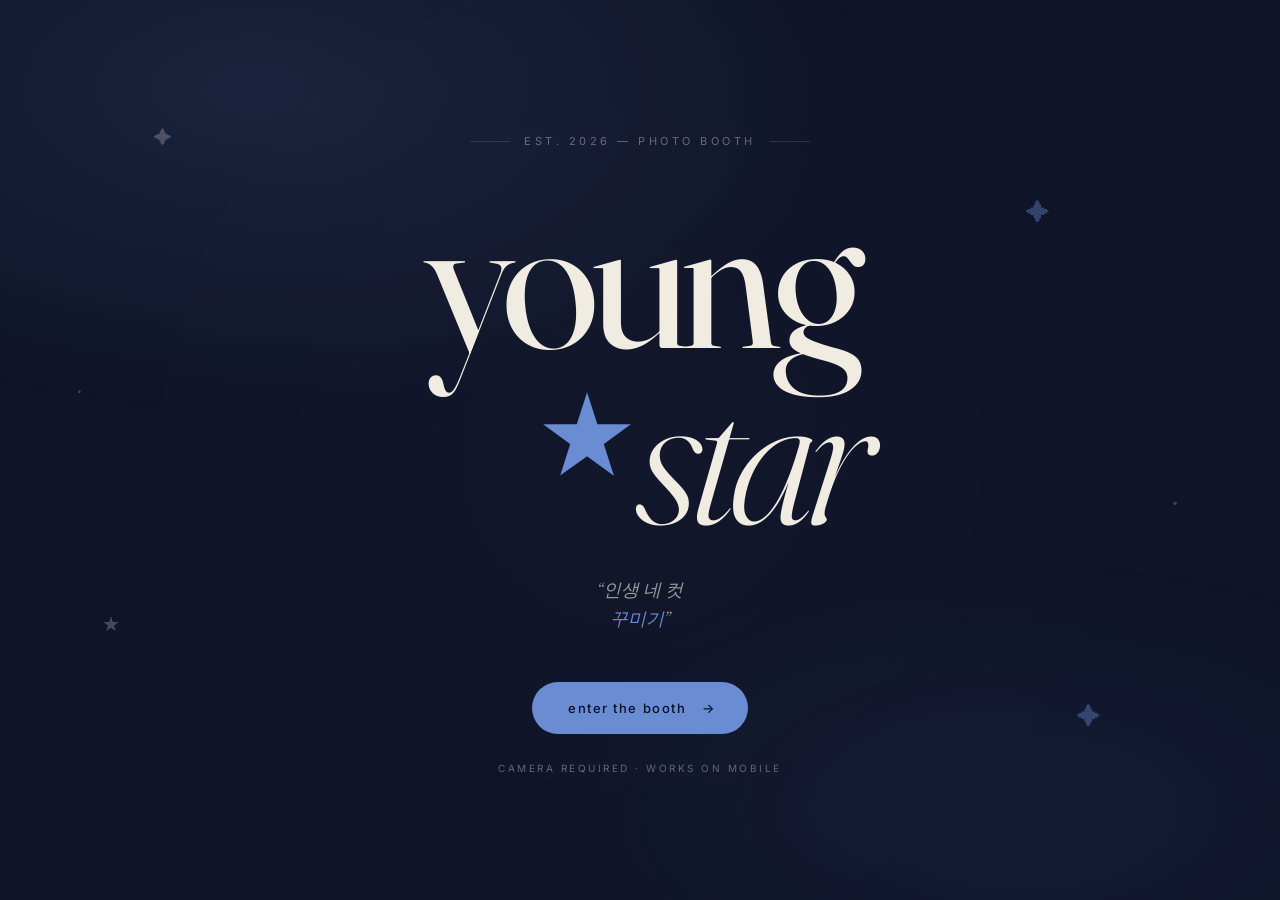
<file: nobackground/index.html>
<!DOCTYPE html>
<html lang="ko">
<head>
  <meta charset="UTF-8" />
  <meta name="viewport" content="width=device-width, initial-scale=1.0" />
  <title>young ★ star</title>
  <link rel="preconnect" href="https://fonts.googleapis.com">
  <link rel="preconnect" href="https://fonts.gstatic.com" crossorigin>
  <link href="https://fonts.googleapis.com/css2?family=Fraunces:ital,opsz,wght@0,9..144,300;0,9..144,400;0,9..144,500;1,9..144,300;1,9..144,400&family=Inter:wght@300;400;500&display=swap" rel="stylesheet">
  <link rel="stylesheet" href="style.css" />
</head>
<body>

  <!-- ===== 인트로 ===== -->
  <section id="screen-intro" class="screen active">
    <div class="intro-canvas">
      <!-- 떠다니는 작은 별들 -->
      <span class="float-star" style="top:14%;left:12%;animation-delay:0s">✦</span>
      <span class="float-star" style="top:22%;right:18%;animation-delay:1.2s">✦</span>
      <span class="float-star" style="top:68%;left:8%;animation-delay:2.4s">★</span>
      <span class="float-star" style="top:78%;right:14%;animation-delay:0.8s">✦</span>
      <span class="float-star" style="top:42%;left:6%;animation-delay:3s">·</span>
      <span class="float-star" style="top:54%;right:8%;animation-delay:1.8s">·</span>

      <div class="intro-content">
        <p class="eyebrow"><span class="line-deco"></span>est. 2026 — photo booth<span class="line-deco"></span></p>

        <h1 class="hero">
          <span class="hero-row">young</span>
          <span class="hero-row hero-row--italic">
            <span class="hero-star">★</span>star
          </span>
        </h1>

        <p class="hero-quote">
          “인생 네 컷<br/>
          <em>꾸미기</em>”
        </p>

        <button class="cta" id="btn-begin">
          <span class="cta-text">enter the booth</span>
          <span class="cta-arrow">→</span>
        </button>

        <p class="hero-foot">camera required · works on mobile</p>
      </div>
    </div>
  </section>

  <!-- ===== 프레임 선택 ===== -->
  <section id="screen-frame" class="screen">
    <nav class="top-nav">
      <button class="nav-btn" data-back="screen-intro">← back</button>
      <div class="step-indicator">
        <span class="step active">01 frame</span>
        <span class="step-line"></span>
        <span class="step">02 background</span>
        <span class="step-line"></span>
        <span class="step">03 capture</span>
      </div>
      <div class="nav-spacer"></div>
    </nav>

    <div class="select-stage">
      <div class="select-text">
        <p class="kicker">step 01</p>
        <h2 class="big-title">choose <em>your</em><br/>frame.</h2>
        <p class="sub">여섯 가지 색상</p>
      </div>

      <div class="frame-showcase">
        <button class="arrow-btn arrow-left" id="frame-prev" aria-label="이전">
          <svg viewBox="0 0 24 24" fill="none" stroke="currentColor" stroke-width="1.5"><path d="M15 18l-6-6 6-6"/></svg>
        </button>

        <div class="frame-deck" id="frame-deck"></div>

        <button class="arrow-btn arrow-right" id="frame-next" aria-label="다음">
          <svg viewBox="0 0 24 24" fill="none" stroke="currentColor" stroke-width="1.5"><path d="M9 18l6-6-6-6"/></svg>
        </button>
      </div>

      <div class="frame-meta">
        <p class="frame-current-name" id="frame-name">Ink</p>
        <div class="frame-dots" id="frame-dots"></div>
      </div>

      <button class="cta cta-small" id="btn-frame-select">
        <span class="cta-text">select</span>
        <span class="cta-arrow">→</span>
      </button>
    </div>
  </section>

  <!-- ===== 배경 선택 ===== -->
  <section id="screen-bg" class="screen">
    <nav class="top-nav">
      <button class="nav-btn" data-back="screen-frame">← back</button>
      <div class="step-indicator">
        <span class="step done">01 frame</span>
        <span class="step-line"></span>
        <span class="step active">02 background</span>
        <span class="step-line"></span>
        <span class="step">03 capture</span>
      </div>
      <div class="nav-spacer"></div>
    </nav>

    <div class="bg-stage">
      <div class="select-text bg-stage-head">
        <p class="kicker">step 02</p>
        <h2 class="big-title">pick a <em>backdrop.</em></h2>
        <p class="sub">배경 고르기</p>
      </div>

      <div class="bg-rail">
        <h3 class="rail-label"><span>stars</span><span class="rail-line"></span></h3>
        <div class="bg-row" id="bg-stars-row"></div>
      </div>

      <div class="bg-rail">
        <h3 class="rail-label"><span>solids</span><span class="rail-line"></span></h3>
        <div class="bg-row" id="bg-basic-row"></div>
      </div>

      <div class="bg-rail">
        <h3 class="rail-label"><span>none</span><span class="rail-line"></span></h3>
        <div class="bg-row" id="bg-none-row"></div>
      </div>

      <div class="bg-actions">
        <button class="ghost-btn" id="btn-skip-bg">skip</button>
        <button class="cta cta-small" id="btn-bg-select">
          <span class="cta-text">select</span>
          <span class="cta-arrow">→</span>
        </button>
      </div>
    </div>
  </section>

  <!-- ===== 촬영 ===== -->
  <section id="screen-shoot" class="screen">
    <nav class="top-nav">
      <button class="nav-btn" data-back="screen-bg">← back</button>
      <div class="step-indicator">
        <span class="step done">01 frame</span>
        <span class="step-line"></span>
        <span class="step done">02 background</span>
        <span class="step-line"></span>
        <span class="step active">03 capture</span>
      </div>
      <div class="nav-spacer"></div>
    </nav>

    <div class="shoot-stage">
      <div class="cam-container">
        <div class="cam-label-top">
          <span class="cam-l-left">live</span>
          <span class="cam-l-dot">●</span>
          <span class="cam-l-right" id="shot-count">0 / 4</span>
        </div>

        <div class="cam-frame">
          <video id="video" autoplay playsinline></video>
          <div class="countdown" id="countdown"></div>
          <div class="flash" id="flash"></div>
          <div class="cam-corners">
            <span></span><span></span><span></span><span></span>
          </div>
        </div>

        <div class="cam-label-bottom" id="cam-status">tap shoot when you're ready</div>
      </div>

      <div class="shoot-controls">
        <div class="filter-bar" id="filter-list">
          <button class="filter-btn active" data-filter="none">오리지널</button>
          <button class="filter-btn" data-filter="bw">흑백</button>
          <button class="filter-btn" data-filter="sepia">세피아</button>
          <button class="filter-btn" data-filter="vintage">빈티지</button>
          <button class="filter-btn" data-filter="bright">밝게</button>
        </div>

        <div class="progress-bar" id="progress-strip">
          <div class="p-slot" data-i="0"><span>1</span></div>
          <div class="p-slot" data-i="1"><span>2</span></div>
          <div class="p-slot" data-i="2"><span>3</span></div>
          <div class="p-slot" data-i="3"><span>4</span></div>
        </div>

        <div class="shoot-buttons">
          <button class="ghost-btn" id="btn-retake-all" disabled>다시 찍기</button>
          <button class="cta" id="btn-shoot">
            <span class="cta-text">shoot</span>
            <span class="cta-arrow">●</span>
          </button>
        </div>
      </div>
    </div>
  </section>

  <!-- ===== 결과 ===== -->
  <section id="screen-result" class="screen">
    <nav class="top-nav">
      <button class="nav-btn" id="btn-restart">← 처음으로</button>
      <div class="step-indicator">
        <span class="step done">capture complete</span>
      </div>
      <div class="nav-spacer"></div>
    </nav>

    <div class="result-stage">
      <div class="result-side-info">
        <p class="kicker">your moment</p>
        <h2 class="big-title">it's <em>yours.</em></h2>
        <p class="sub">저장하기</p>

        <div class="option-list">
          <label class="opt-toggle">
            <input type="checkbox" id="toggle-title" checked />
            <span class="opt-box"></span>
            <span class="opt-label">상단 타이틀</span>
          </label>
          <label class="opt-toggle">
            <input type="checkbox" id="toggle-date" checked />
            <span class="opt-box"></span>
            <span class="opt-label">날짜 표시</span>
          </label>
        </div>

        <div class="info-list">
          <div class="info-row"><span>frame</span><span class="info-val" id="result-frame-name">—</span></div>
          <div class="info-row"><span>backdrop</span><span class="info-val" id="result-bg-name">—</span></div>
        </div>

        <button class="cta" id="btn-download">
          <span class="cta-text">save photo</span>
          <span class="cta-arrow">↓</span>
        </button>
      </div>

      <div class="result-canvas-wrap">
        <canvas id="result-canvas" aria-label="포토스트립"></canvas>
        <p class="result-caption">young ★ star · photo booth</p>
      </div>
    </div>
  </section>

  <script src="app.js"></script>
</body>
</html>
</file>
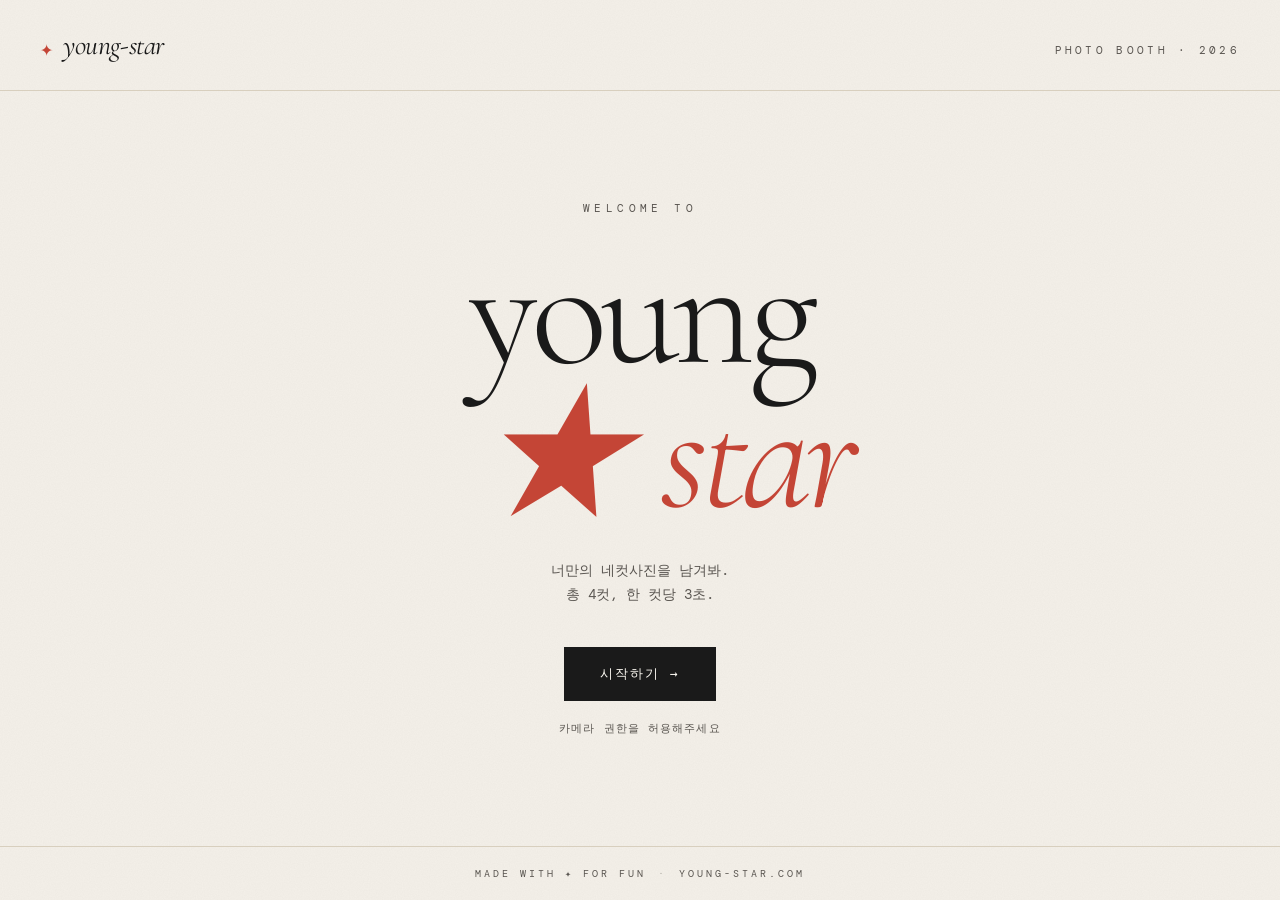
<file: old/index.html>
<!DOCTYPE html>
<html lang="ko">
<head>
  <meta charset="UTF-8" />
  <meta name="viewport" content="width=device-width, initial-scale=1.0" />
  <title>young-star ✦ photo booth</title>
  <meta name="description" content="나만의 네컷사진 포토부스" />
  <link rel="preconnect" href="https://fonts.googleapis.com">
  <link rel="preconnect" href="https://fonts.gstatic.com" crossorigin>
  <link href="https://fonts.googleapis.com/css2?family=Cormorant+Garamond:ital,wght@0,300;0,400;1,300&family=DM+Mono:wght@300;400;500&display=swap" rel="stylesheet">
  <link rel="stylesheet" href="style.css" />
  <link href="https://fonts.googleapis.com/css2?family=Press+Start+2P&display=swap" rel="stylesheet">
</head>
<body>
  <div class="grain"></div>

  <header class="site-header">
    <div class="logo">
      <span class="logo-mark">✦</span>
      <span class="logo-text">young-star</span>
    </div>
    <div class="tagline">photo booth · 2026</div>
  </header>

  <main class="stage">
    <!-- 시작 화면 -->
    <section id="screen-intro" class="screen active">
      <div class="intro-inner">
        <p class="kicker">welcome to</p>
        <h1 class="title">
          <span class="title-line">young</span>
          <span class="title-line italic">★ star</span>
        </h1>
        <p class="lede">너만의 네컷사진을 남겨봐.<br/>총 4컷, 한 컷당 3초.</p>
        <button class="btn-primary" id="btn-start">시작하기 →</button>
        <p class="hint">카메라 권한을 허용해주세요</p>
      </div>
    </section>

    <!-- 촬영 화면 -->
    <section id="screen-shoot" class="screen">
      <div class="shoot-grid">
        <div class="cam-wrap">
          <div class="cam-frame">
            <video id="video" autoplay playsinline></video>
            <div class="cam-overlay">
              <div class="countdown" id="countdown"></div>
              <div class="flash" id="flash"></div>
            </div>
            <div class="cam-corners">
              <span></span><span></span><span></span><span></span>
            </div>
          </div>
          <div class="cam-info">
            <span id="shot-count">0 / 4</span>
            <span class="dot">·</span>
            <span id="cam-status">대기 중</span>
          </div>
        </div>

        <aside class="controls">
          <div class="control-block">
            <h3 class="control-title">필터</h3>
            <div class="filter-list" id="filter-list">
              <button class="filter-chip active" data-filter="none">오리지널</button>
              <button class="filter-chip" data-filter="bw">흑백</button>
              <button class="filter-chip" data-filter="sepia">세피아</button>
              <button class="filter-chip" data-filter="vintage">빈티지</button>
              <button class="filter-chip" data-filter="bright">밝게</button>
            </div>
          </div>

          <div class="control-block">
            <h3 class="control-title">미리보기</h3>
            <div class="preview-strip" id="preview-strip">
              <div class="preview-slot" data-i="0"></div>
              <div class="preview-slot" data-i="1"></div>
              <div class="preview-slot" data-i="2"></div>
              <div class="preview-slot" data-i="3"></div>
            </div>
          </div>

          <button class="btn-primary" id="btn-shoot">촬영 시작</button>
          <button class="btn-ghost" id="btn-retake-all" disabled>다시 찍기</button>
        </aside>
      </div>
    </section>

    <!-- 결과 화면 -->
    <section id="screen-result" class="screen">
      <div class="result-grid">
        <div class="result-canvas-wrap">
          <canvas id="result-canvas"></canvas>
        </div>

        <aside class="controls">
          <div class="control-block">
            <h3 class="control-title">프레임 색상</h3>
            <div class="color-list" id="color-list">
              <button class="color-chip active" data-color="#111111" style="--c:#111111" title="블랙"></button>
              <button class="color-chip" data-color="#fafafa" style="--c:#fafafa" title="화이트"></button>
              <button class="color-chip" data-color="#f4c3d0" style="--c:#f4c3d0" title="핑크"></button>
              <button class="color-chip" data-color="#cdb8e3" style="--c:#cdb8e3" title="라벤더"></button>
              <button class="color-chip" data-color="#e8dcc4" style="--c:#e8dcc4" title="베이지"></button>
              <button class="color-chip" data-color="#b8c9b0" style="--c:#b8c9b0" title="세이지"></button>
              <button class="color-chip" data-color="#6b9bd1" style="--c:#6b9bd1" title="블루"></button>
              <button class="color-chip" data-color="#d4a574" style="--c:#d4a574" title="카멜"></button>
            </div>
          </div>

          <div class="control-block">
            <h3 class="control-title">날짜 표시</h3>
            <label class="toggle">
              <input type="checkbox" id="toggle-date" checked />
              <span class="toggle-track"><span class="toggle-thumb"></span></span>
              <span class="toggle-label">날짜 넣기</span>
            </label>
          </div>

          <button class="btn-primary" id="btn-download">사진 저장하기 ↓</button>
          <button class="btn-ghost" id="btn-restart">처음으로</button>
        </aside>
      </div>
    </section>
  </main>

  <footer class="site-footer">
    <span>made with ✦ for fun</span>
    <span class="footer-dot">·</span>
    <span>young-star.com</span>
  </footer>

  <script src="app.js"></script>
</body>
</html>
</file>
<file: nobackground/style.css>
/* ===========================================
   young ★ star — editorial photo booth
   =========================================== */

:root {
  /* ===== 컬러 (딥 네이비 무드) ===== */
  --bg: #0f1428;             /* 깊은 남색 검정 */
  --bg-deep: #0a0e1f;
  --bg-soft: #181f3a;
  --bg-card: #1d2545;

  --ink: #f0ece2;            /* 따뜻한 아이보리 화이트 */
  --ink-dim: rgba(240, 236, 226, 0.62);
  --ink-mute: rgba(240, 236, 226, 0.38);
  --ink-faint: rgba(240, 236, 226, 0.14);

  --accent: #6a8cd3;         /* 부드러운 콘플라워 네이비 */
  --accent-strong: #4a72c2;
  --accent-deep: #2e5499;
  --accent-glow: rgba(106, 140, 211, 0.25);

  --line: rgba(240, 236, 226, 0.10);

  /* ===== 타이포 ===== */
  --serif: 'Fraunces', 'Times New Roman', serif;
  --sans: 'Inter', -apple-system, sans-serif;
}

* { box-sizing: border-box; margin: 0; padding: 0; }
html, body { height: 100%; background: var(--bg); }

body {
  font-family: var(--sans);
  color: var(--ink);
  min-height: 100vh;
  overflow-x: hidden;
  -webkit-font-smoothing: antialiased;
  position: relative;
}

/* 전체 베이스 그라데이션 */
body::before {
  content: '';
  position: fixed;
  inset: 0;
  background:
    radial-gradient(ellipse 80% 60% at 20% 10%, rgba(106, 140, 211, 0.13), transparent 60%),
    radial-gradient(ellipse 70% 50% at 80% 90%, rgba(60, 90, 160, 0.10), transparent 55%),
    radial-gradient(circle at 50% 50%, rgba(255, 255, 255, 0.015), transparent 70%);
  pointer-events: none;
  z-index: 0;
}

/* ===== 스크린 전환 ===== */
.screen {
  display: none;
  position: relative;
  z-index: 1;
  min-height: 100vh;
  animation: screenIn 0.6s cubic-bezier(0.2, 0.8, 0.2, 1);
}
.screen.active { display: flex; flex-direction: column; }

@keyframes screenIn {
  from { opacity: 0; transform: translateY(16px); }
  to { opacity: 1; transform: translateY(0); }
}

/* ===========================================
   1. 인트로 — 풀스크린 무드
   =========================================== */

.intro-canvas {
  flex: 1;
  position: relative;
  display: flex;
  align-items: center;
  justify-content: center;
  padding: 40px;
  overflow: hidden;
}

/* 떠다니는 별 */
.float-star {
  position: absolute;
  font-family: var(--serif);
  color: var(--accent);
  font-size: 24px;
  opacity: 0.4;
  animation: floatStar 8s ease-in-out infinite;
}
.float-star:nth-child(odd) {
  color: var(--ink-dim);
  font-size: 18px;
}

@keyframes floatStar {
  0%, 100% { transform: translateY(0) rotate(0deg); opacity: 0.3; }
  50% { transform: translateY(-20px) rotate(10deg); opacity: 0.7; }
}

.intro-content {
  text-align: center;
  max-width: 720px;
  position: relative;
  z-index: 2;
}

.eyebrow {
  display: inline-flex;
  align-items: center;
  gap: 14px;
  font-size: 11px;
  letter-spacing: 0.32em;
  text-transform: uppercase;
  color: var(--ink-mute);
  margin-bottom: 40px;
  animation: fadeInDelay 0.8s ease 0.1s both;
}

.line-deco {
  display: inline-block;
  width: 40px;
  height: 1px;
  background: var(--ink-faint);
}

@keyframes fadeInDelay {
  from { opacity: 0; transform: translateY(8px); }
  to { opacity: 1; transform: translateY(0); }
}

.hero {
  font-family: var(--serif);
  font-weight: 400;
  font-size: clamp(80px, 16vw, 200px);
  line-height: 0.88;
  letter-spacing: -0.045em;
  margin-bottom: 36px;
  animation: fadeInDelay 0.9s ease 0.3s both;
}

.hero-row {
  display: block;
}

.hero-row--italic {
  font-style: italic;
  font-weight: 300;
  padding-left: 0.6em;
  color: var(--ink);
}

.hero-star {
  color: var(--accent);
  font-size: 0.5em;
  vertical-align: 0.55em;
  margin-right: 0.08em;
  font-style: normal;
}

.hero-quote {
  font-family: var(--serif);
  font-style: italic;
  font-weight: 300;
  font-size: 18px;
  line-height: 1.6;
  color: var(--ink-dim);
  margin-bottom: 48px;
  animation: fadeInDelay 0.9s ease 0.5s both;
}

.hero-quote em {
  color: var(--accent);
  font-style: italic;
}

.hero-foot {
  margin-top: 28px;
  font-size: 10px;
  letter-spacing: 0.25em;
  text-transform: uppercase;
  color: var(--ink-mute);
  animation: fadeInDelay 0.9s ease 0.9s both;
}

/* ===========================================
   CTA 버튼
   =========================================== */

.cta {
  display: inline-flex;
  align-items: center;
  gap: 16px;
  background: var(--accent);
  color: #0a1024;
  border: none;
  padding: 18px 32px 18px 36px;
  font-family: var(--sans);
  font-size: 13px;
  font-weight: 500;
  letter-spacing: 0.12em;
  text-transform: lowercase;
  cursor: pointer;
  border-radius: 100px;
  transition: all 0.3s cubic-bezier(0.2, 0.8, 0.2, 1);
  position: relative;
  overflow: hidden;
  animation: fadeInDelay 0.9s ease 0.7s both;
}

.cta::before {
  content: '';
  position: absolute;
  inset: 0;
  background: var(--ink);
  transform: scaleX(0);
  transform-origin: left;
  transition: transform 0.4s cubic-bezier(0.2, 0.8, 0.2, 1);
  z-index: 0;
}

.cta:hover::before { transform: scaleX(1); }
.cta:hover { color: #0a1024; }

.cta-text, .cta-arrow {
  position: relative;
  z-index: 1;
  transition: transform 0.3s ease;
}

.cta:hover .cta-arrow { transform: translateX(4px); }

.cta-small {
  padding: 14px 24px 14px 28px;
  font-size: 12px;
}

/* Ghost 버튼 */
.ghost-btn {
  background: transparent;
  border: 1px solid var(--ink-faint);
  color: var(--ink-dim);
  padding: 12px 22px;
  font-family: var(--sans);
  font-size: 12px;
  letter-spacing: 0.08em;
  cursor: pointer;
  border-radius: 100px;
  transition: all 0.25s ease;
}
.ghost-btn:hover:not(:disabled) {
  border-color: var(--accent);
  color: var(--accent);
}
.ghost-btn:disabled { opacity: 0.3; cursor: not-allowed; }

/* ===========================================
   상단 네비 (스텝 인디케이터)
   =========================================== */

.top-nav {
  display: grid;
  grid-template-columns: 1fr auto 1fr;
  align-items: center;
  padding: 24px 40px;
  border-bottom: 1px solid var(--line);
}

.nav-btn {
  background: none;
  border: none;
  color: var(--ink-dim);
  font-family: var(--sans);
  font-size: 13px;
  cursor: pointer;
  justify-self: start;
  padding: 6px 0;
  transition: color 0.2s ease;
  letter-spacing: 0.04em;
}
.nav-btn:hover { color: var(--accent); }

.step-indicator {
  display: flex;
  align-items: center;
  gap: 12px;
}

.step {
  font-size: 10px;
  letter-spacing: 0.25em;
  text-transform: uppercase;
  color: var(--ink-mute);
  font-weight: 500;
}
.step.active { color: var(--accent); }
.step.done { color: var(--ink-dim); }

.step-line {
  display: inline-block;
  width: 24px;
  height: 1px;
  background: var(--ink-faint);
}

.nav-spacer { }

/* ===========================================
   Select 화면 공통 텍스트
   =========================================== */

.kicker {
  font-size: 10px;
  letter-spacing: 0.32em;
  text-transform: uppercase;
  color: var(--accent);
  margin-bottom: 18px;
  font-weight: 500;
}

.big-title {
  font-family: var(--serif);
  font-weight: 400;
  font-size: clamp(52px, 7vw, 88px);
  line-height: 0.95;
  letter-spacing: -0.03em;
  margin-bottom: 20px;
}

.big-title em {
  font-style: italic;
  font-weight: 300;
  color: var(--accent);
}

.sub {
  font-size: 14px;
  line-height: 1.6;
  color: var(--ink-dim);
  font-style: italic;
  font-family: var(--serif);
}

/* ===========================================
   2. 프레임 선택
   =========================================== */

.select-stage {
  flex: 1;
  display: grid;
  grid-template-rows: auto 1fr auto auto;
  gap: 40px;
  padding: 60px 40px 50px;
  max-width: 1200px;
  width: 100%;
  margin: 0 auto;
  align-items: center;
}

.select-text {
  text-align: center;
}

.frame-showcase {
  display: flex;
  align-items: center;
  justify-content: center;
  gap: 32px;
}

.arrow-btn {
  width: 48px;
  height: 48px;
  border-radius: 50%;
  background: transparent;
  border: 1px solid var(--ink-faint);
  color: var(--ink-dim);
  cursor: pointer;
  display: flex;
  align-items: center;
  justify-content: center;
  transition: all 0.25s ease;
  flex-shrink: 0;
}

.arrow-btn:hover {
  border-color: var(--accent);
  color: var(--accent);
  transform: scale(1.05);
}

.arrow-btn svg { width: 20px; height: 20px; }

.frame-deck {
  display: flex;
  align-items: center;
  justify-content: center;
  gap: 32px;
  perspective: 1400px;
  min-height: 460px;
  flex: 1;
  max-width: 720px;
}

/* 프레임 카드 (세로 스트립 모양) */
.frame-card {
  width: 150px;
  aspect-ratio: 1 / 2.6;
  padding: 16px 14px 18px;
  display: flex;
  flex-direction: column;
  gap: 6px;
  transition: all 0.5s cubic-bezier(0.2, 0.8, 0.2, 1);
  cursor: pointer;
  position: relative;
  border-radius: 2px;
  background: var(--bg-card);
}

.frame-card.center {
  transform: scale(1.15) translateY(-8px);
  box-shadow:
    0 30px 60px -20px rgba(0, 0, 0, 0.6),
    0 0 0 1px rgba(106, 140, 211, 0.2),
    0 0 60px rgba(106, 140, 211, 0.15);
  z-index: 2;
}

.frame-card.side {
  opacity: 0.4;
  transform: scale(0.85);
  filter: blur(0.5px);
}
.frame-card.side:hover {
  opacity: 0.7;
  transform: scale(0.9);
}

.frame-card-title {
  font-family: var(--serif);
  font-size: 9px;
  font-weight: 500;
  text-align: center;
  letter-spacing: 0.06em;
  margin-bottom: 4px;
  opacity: 0.9;
}

.frame-card-slot {
  flex: 1;
  background: rgba(255,255,255,0.9);
  position: relative;
  overflow: hidden;
}

.frame-card-slot::after {
  content: '★';
  position: absolute;
  bottom: 4px;
  right: 5px;
  font-size: 8px;
  color: rgba(0,0,0,0.15);
}

/* 프레임 테마들 */
.frame-card.theme-ink {
  background: #0a0a0a;
  color: #fff;
}
.frame-card.theme-ink .frame-card-slot { background: #ededed; }

.frame-card.theme-paper {
  background: #f4ede0;
  color: #2a1a14;
}
.frame-card.theme-paper .frame-card-slot { background: #d9cdb6; }

.frame-card.theme-plum {
  background: #3d1a4f;
  color: #f0e6f8;
}
.frame-card.theme-plum .frame-card-slot { background: #e8dff0; }

.frame-card.theme-lilac {
  background: #d4c5ee;
  color: #2a1a4f;
}
.frame-card.theme-lilac .frame-card-slot { background: #b8a4dc; }

.frame-card.theme-blush {
  background: #efcfd6;
  color: #4a1f2a;
}
.frame-card.theme-blush .frame-card-slot { background: #dbb1bb; }

.frame-card.theme-moss {
  background: #3a4a35;
  color: #ecf0e3;
}
.frame-card.theme-moss .frame-card-slot { background: #d8e0c8; }

.frame-meta {
  text-align: center;
}

.frame-current-name {
  font-family: var(--serif);
  font-style: italic;
  font-weight: 400;
  font-size: 28px;
  margin-bottom: 16px;
  color: var(--ink);
}

.frame-dots {
  display: flex;
  justify-content: center;
  gap: 10px;
}

.dot-btn {
  width: 6px;
  height: 6px;
  border-radius: 50%;
  background: var(--ink-faint);
  border: none;
  cursor: pointer;
  transition: all 0.3s ease;
  padding: 0;
}
.dot-btn.active {
  background: var(--accent);
  transform: scale(1.6);
}

/* 하단 select 버튼 위치 */
.select-stage > .cta-small {
  justify-self: center;
  margin-top: 10px;
}

/* ===========================================
   3. 배경 선택
   =========================================== */

.bg-stage {
  flex: 1;
  padding: 50px 40px 60px;
  max-width: 1100px;
  width: 100%;
  margin: 0 auto;
}

.bg-stage-head {
  margin-bottom: 50px;
}

.bg-rail {
  margin-bottom: 36px;
}

.rail-label {
  display: flex;
  align-items: center;
  gap: 16px;
  margin-bottom: 16px;
  font-family: var(--serif);
  font-style: italic;
  font-weight: 400;
  font-size: 15px;
  color: var(--ink-dim);
  text-transform: lowercase;
}

.rail-line {
  flex: 1;
  height: 1px;
  background: var(--line);
}

.bg-row {
  display: grid;
  grid-template-columns: repeat(auto-fill, minmax(150px, 1fr));
  gap: 14px;
}

.bg-tile {
  position: relative;
  aspect-ratio: 3 / 4;
  border: none;
  cursor: pointer;
  overflow: hidden;
  background: var(--bg-card);
  transition: all 0.3s cubic-bezier(0.2, 0.8, 0.2, 1);
  border-radius: 2px;
}

.bg-tile:hover {
  transform: translateY(-4px);
  box-shadow: 0 20px 30px -15px rgba(0,0,0,0.5);
}

.bg-tile.active {
  outline: 1px solid var(--accent);
  outline-offset: 4px;
}

.bg-tile.active::before {
  content: '✓';
  position: absolute;
  top: 8px;
  right: 8px;
  width: 22px;
  height: 22px;
  background: var(--accent);
  color: #0a1024;
  border-radius: 50%;
  display: flex;
  align-items: center;
  justify-content: center;
  font-size: 11px;
  font-weight: 600;
  z-index: 2;
}

.bg-tile-label {
  position: absolute;
  bottom: 8px;
  left: 8px;
  right: 8px;
  font-size: 10px;
  letter-spacing: 0.12em;
  text-transform: uppercase;
  color: #fff;
  text-shadow: 0 2px 6px rgba(0,0,0,0.6);
  text-align: center;
  font-weight: 500;
}

.bg-checker {
  background-image:
    linear-gradient(45deg, #555 25%, transparent 25%),
    linear-gradient(-45deg, #555 25%, transparent 25%),
    linear-gradient(45deg, transparent 75%, #555 75%),
    linear-gradient(-45deg, transparent 75%, #555 75%);
  background-size: 14px 14px;
  background-position: 0 0, 0 7px, 7px -7px, 7px 0;
  background-color: #888;
}

.bg-actions {
  display: flex;
  justify-content: center;
  align-items: center;
  gap: 20px;
  margin-top: 40px;
}

/* ===========================================
   4. 촬영
   =========================================== */

.shoot-stage {
  flex: 1;
  padding: 40px 40px 50px;
  max-width: 900px;
  width: 100%;
  margin: 0 auto;
  display: flex;
  flex-direction: column;
  gap: 28px;
}

.cam-container {
  display: flex;
  flex-direction: column;
  gap: 12px;
}

.cam-label-top {
  display: flex;
  align-items: center;
  gap: 10px;
  font-size: 10px;
  letter-spacing: 0.25em;
  text-transform: uppercase;
  color: var(--ink-mute);
}

.cam-l-dot {
  color: #ff5a4d;
  animation: pulseDot 1.5s ease infinite;
  font-size: 8px;
}

@keyframes pulseDot {
  0%, 100% { opacity: 1; }
  50% { opacity: 0.3; }
}

.cam-l-right { margin-left: auto; color: var(--accent); }

.cam-frame {
  position: relative;
  aspect-ratio: 4 / 3;
  background: #000;
  overflow: hidden;
  border-radius: 2px;
  box-shadow: 0 30px 60px -25px rgba(0,0,0,0.7);
}

#video {
  width: 100%;
  height: 100%;
  object-fit: cover;
  transform: scaleX(-1);
  transition: filter 0.3s ease;
}

.countdown {
  position: absolute;
  inset: 0;
  display: flex;
  align-items: center;
  justify-content: center;
  font-family: var(--serif);
  font-style: italic;
  font-size: 220px;
  font-weight: 300;
  color: #fff;
  text-shadow: 0 4px 30px rgba(0,0,0,0.6);
  opacity: 0;
  pointer-events: none;
}
.countdown.show { animation: pulse 1s ease; }

@keyframes pulse {
  0% { transform: scale(1.6); opacity: 0; }
  20% { transform: scale(1); opacity: 1; }
  100% { transform: scale(0.85); opacity: 0.2; }
}

.flash {
  position: absolute;
  inset: 0;
  background: #fff;
  opacity: 0;
  pointer-events: none;
}
.flash.fire { animation: flashFire 0.4s ease; }
@keyframes flashFire {
  0% { opacity: 0; } 20% { opacity: 1; } 100% { opacity: 0; }
}

.cam-corners span {
  position: absolute;
  width: 20px;
  height: 20px;
  border: 1.5px solid rgba(255,255,255,0.7);
  pointer-events: none;
}
.cam-corners span:nth-child(1) { top: 12px; left: 12px; border-right: none; border-bottom: none; }
.cam-corners span:nth-child(2) { top: 12px; right: 12px; border-left: none; border-bottom: none; }
.cam-corners span:nth-child(3) { bottom: 12px; left: 12px; border-right: none; border-top: none; }
.cam-corners span:nth-child(4) { bottom: 12px; right: 12px; border-left: none; border-top: none; }

.cam-label-bottom {
  text-align: center;
  font-family: var(--serif);
  font-style: italic;
  font-size: 14px;
  color: var(--ink-dim);
}

.shoot-controls {
  display: flex;
  flex-direction: column;
  gap: 20px;
}

.filter-bar {
  display: flex;
  flex-wrap: wrap;
  gap: 8px;
  justify-content: center;
  padding: 14px 0;
  border-top: 1px solid var(--line);
  border-bottom: 1px solid var(--line);
}

.filter-btn {
  background: transparent;
  border: 1px solid var(--ink-faint);
  color: var(--ink-dim);
  padding: 8px 16px;
  border-radius: 100px;
  font-family: var(--sans);
  font-size: 12px;
  cursor: pointer;
  transition: all 0.2s ease;
}
.filter-btn:hover {
  border-color: var(--ink-dim);
  color: var(--ink);
}
.filter-btn.active {
  background: var(--accent);
  border-color: var(--accent);
  color: #0a1024;
  font-weight: 500;
}

.progress-bar {
  display: grid;
  grid-template-columns: repeat(4, 1fr);
  gap: 10px;
}

.p-slot {
  aspect-ratio: 4 / 3;
  background: var(--bg-card);
  border: 1px dashed var(--ink-faint);
  position: relative;
  background-size: cover;
  background-position: center;
  display: flex;
  align-items: center;
  justify-content: center;
  font-family: var(--serif);
  font-style: italic;
  font-size: 28px;
  color: var(--ink-faint);
}

.p-slot.filled {
  border-style: solid;
  border-color: var(--accent);
}
.p-slot.filled span { display: none; }

.shoot-buttons {
  display: flex;
  justify-content: space-between;
  align-items: center;
  gap: 16px;
}
.shoot-buttons .cta { margin-left: auto; }

/* ===========================================
   5. 결과
   =========================================== */

.result-stage {
  flex: 1;
  display: grid;
  grid-template-columns: 1fr 1fr;
  gap: 60px;
  padding: 50px 60px 50px;
  max-width: 1200px;
  width: 100%;
  margin: 0 auto;
  align-items: center;
}

.result-side-info {
  display: flex;
  flex-direction: column;
}

.result-side-info .kicker { margin-bottom: 14px; }
.result-side-info .big-title { margin-bottom: 18px; }
.result-side-info .sub { margin-bottom: 36px; }

.option-list {
  display: flex;
  flex-direction: column;
  gap: 12px;
  padding-bottom: 24px;
  margin-bottom: 24px;
  border-bottom: 1px solid var(--line);
}

.opt-toggle {
  display: flex;
  align-items: center;
  gap: 12px;
  cursor: pointer;
  font-size: 13px;
  color: var(--ink-dim);
  user-select: none;
}

.opt-toggle input { display: none; }

.opt-box {
  width: 18px;
  height: 18px;
  border: 1px solid var(--ink-faint);
  border-radius: 3px;
  position: relative;
  transition: all 0.2s ease;
  flex-shrink: 0;
}

.opt-toggle input:checked + .opt-box {
  background: var(--accent);
  border-color: var(--accent);
}

.opt-toggle input:checked + .opt-box::after {
  content: '';
  position: absolute;
  left: 5px;
  top: 1px;
  width: 5px;
  height: 10px;
  border-right: 2px solid #0a1024;
  border-bottom: 2px solid #0a1024;
  transform: rotate(45deg);
}

.opt-toggle:hover .opt-label { color: var(--ink); }

.info-list {
  display: flex;
  flex-direction: column;
  gap: 8px;
  padding-bottom: 32px;
  margin-bottom: 32px;
  border-bottom: 1px solid var(--line);
}

.info-row {
  display: flex;
  justify-content: space-between;
  font-size: 12px;
  color: var(--ink-mute);
  letter-spacing: 0.1em;
  text-transform: uppercase;
}

.info-val {
  color: var(--ink);
  font-style: italic;
  font-family: var(--serif);
  text-transform: none;
  letter-spacing: 0;
}

.result-side-info .cta { align-self: flex-start; }

.result-canvas-wrap {
  display: flex;
  flex-direction: column;
  align-items: center;
  gap: 16px;
}

#result-canvas {
  max-width: 100%;
  max-height: 78vh;
  box-shadow:
    0 40px 80px -30px rgba(0, 0, 0, 0.7),
    0 0 0 1px rgba(106, 140, 211, 0.15);
  background: #fff;
  border-radius: 2px;
}

.result-caption {
  font-family: var(--serif);
  font-style: italic;
  font-size: 12px;
  color: var(--ink-mute);
  letter-spacing: 0.04em;
}

/* ===== 필터 (영상) ===== */
.filter-bw { filter: grayscale(1) contrast(1.05); }
.filter-sepia { filter: sepia(0.75) contrast(1.05) brightness(1.02); }
.filter-vintage { filter: sepia(0.3) contrast(1.1) saturate(0.8) brightness(1.05); }
.filter-bright { filter: brightness(1.15) contrast(1.05) saturate(1.1); }

/* ===========================================
   반응형
   =========================================== */

@media (max-width: 860px) {
  .top-nav { padding: 18px 20px; }
  .step-indicator { display: none; }

  .intro-canvas { padding: 24px; }
  .hero-quote { font-size: 16px; }

  .select-stage { padding: 40px 20px; gap: 28px; }
  .frame-showcase { gap: 8px; }
  .frame-deck { gap: 14px; min-height: 380px; max-width: 100%; }
  .frame-card { width: 110px; }
  .arrow-btn { width: 38px; height: 38px; }

  .bg-stage { padding: 30px 20px 40px; }
  .bg-row { grid-template-columns: repeat(2, 1fr); gap: 10px; }

  .shoot-stage { padding: 24px 20px 40px; }
  .countdown { font-size: 140px; }
  .shoot-buttons { flex-direction: column-reverse; }
  .shoot-buttons .cta, .shoot-buttons .ghost-btn { width: 100%; justify-content: center; }

  .result-stage {
    grid-template-columns: 1fr;
    gap: 32px;
    padding: 30px 20px 50px;
  }
  .result-side-info { order: 2; }
  .result-canvas-wrap { order: 1; }
  .result-side-info .cta { align-self: stretch; justify-content: center; }
}
</file>
<file: old/style.css>
:root {
  --bg: #f5f1ea;
  --bg-deep: #ebe5d9;
  --ink: #1a1a1a;
  --ink-soft: #5a5651;
  --accent: #c44536;
  --accent-soft: #e8a598;
  --line: #d8cfbe;
  --paper: #fdfaf3;
  --shadow: 0 30px 60px -20px rgba(60, 40, 20, 0.25);
}

* { box-sizing: border-box; margin: 0; padding: 0; }

html, body { height: 100%; }

body {
  font-family: 'DM Mono', ui-monospace, monospace;
  background: var(--bg);
  color: var(--ink);
  overflow-x: hidden;
  position: relative;
  min-height: 100vh;
  display: flex;
  flex-direction: column;
}

/* 종이 질감 노이즈 */
.grain {
  position: fixed;
  inset: 0;
  pointer-events: none;
  z-index: 1;
  opacity: 0.35;
  background-image: url("data:image/svg+xml;utf8,<svg xmlns='http://www.w3.org/2000/svg' width='200' height='200'><filter id='n'><feTurbulence type='fractalNoise' baseFrequency='0.85' numOctaves='2'/><feColorMatrix values='0 0 0 0 0  0 0 0 0 0  0 0 0 0 0  0 0 0 0.08 0'/></filter><rect width='100%' height='100%' filter='url(%23n)'/></svg>");
  mix-blend-mode: multiply;
}

/* 헤더 */
.site-header {
  position: relative;
  z-index: 2;
  display: flex;
  align-items: baseline;
  justify-content: space-between;
  padding: 28px 40px;
  border-bottom: 1px solid var(--line);
}

.logo {
  display: flex;
  align-items: baseline;
  gap: 10px;
}

.logo-mark {
  font-size: 22px;
  color: var(--accent);
  transform: translateY(2px);
}

.logo-text {
  font-family: 'Cormorant Garamond', serif;
  font-size: 28px;
  font-weight: 400;
  letter-spacing: -0.02em;
  font-style: italic;
}

.tagline {
  font-size: 11px;
  letter-spacing: 0.3em;
  text-transform: uppercase;
  color: var(--ink-soft);
}

/* 스테이지 */
.stage {
  flex: 1;
  position: relative;
  z-index: 2;
  padding: 40px;
  display: flex;
  align-items: center;
  justify-content: center;
}

.screen {
  display: none;
  width: 100%;
  max-width: 1200px;
  animation: fadeIn 0.5s ease;
}
.screen.active { display: block; }

@keyframes fadeIn {
  from { opacity: 0; transform: translateY(8px); }
  to { opacity: 1; transform: translateY(0); }
}

/* ===== 인트로 ===== */
.intro-inner {
  text-align: center;
  padding: 60px 20px;
  max-width: 560px;
  margin: 0 auto;
}

.kicker {
  font-size: 11px;
  letter-spacing: 0.4em;
  text-transform: uppercase;
  color: var(--ink-soft);
  margin-bottom: 24px;
}

.title {
  font-family: 'Cormorant Garamond', serif;
  font-weight: 300;
  font-size: clamp(72px, 14vw, 160px);
  line-height: 0.9;
  letter-spacing: -0.04em;
  margin-bottom: 32px;
}

.title-line {
  display: block;
}
.title-line.italic {
  font-style: italic;
  color: var(--accent);
  margin-left: 0.3em;
}

.lede {
  font-size: 14px;
  line-height: 1.7;
  color: var(--ink-soft);
  margin-bottom: 40px;
}

.hint {
  margin-top: 20px;
  font-size: 11px;
  color: var(--ink-soft);
  letter-spacing: 0.1em;
}

/* ===== 버튼 ===== */
.btn-primary {
  font-family: 'DM Mono', monospace;
  font-size: 13px;
  font-weight: 500;
  letter-spacing: 0.15em;
  text-transform: uppercase;
  background: var(--ink);
  color: var(--paper);
  border: none;
  padding: 18px 36px;
  cursor: pointer;
  transition: all 0.25s ease;
  border-radius: 0;
  position: relative;
  overflow: hidden;
}

.btn-primary:hover {
  background: var(--accent);
  transform: translateY(-2px);
  box-shadow: 0 12px 24px -8px rgba(196, 69, 54, 0.4);
}

.btn-primary:active {
  transform: translateY(0);
}

.btn-primary:disabled {
  background: var(--line);
  color: var(--ink-soft);
  cursor: not-allowed;
  transform: none;
  box-shadow: none;
}

.btn-ghost {
  font-family: 'DM Mono', monospace;
  font-size: 12px;
  letter-spacing: 0.15em;
  text-transform: uppercase;
  background: transparent;
  color: var(--ink-soft);
  border: 1px solid var(--line);
  padding: 14px 24px;
  cursor: pointer;
  transition: all 0.2s ease;
  margin-top: 12px;
  width: 100%;
}

.btn-ghost:hover:not(:disabled) {
  color: var(--ink);
  border-color: var(--ink);
}

.btn-ghost:disabled {
  opacity: 0.4;
  cursor: not-allowed;
}

/* ===== 촬영 화면 ===== */
.shoot-grid, .result-grid {
  display: grid;
  grid-template-columns: 1fr 320px;
  gap: 40px;
  align-items: start;
}

.cam-wrap {
  display: flex;
  flex-direction: column;
  gap: 14px;
}

.cam-frame {
  position: relative;
  aspect-ratio: 4 / 3;
  background: #000;
  overflow: hidden;
  box-shadow: var(--shadow);
}

#video {
  width: 100%;
  height: 100%;
  object-fit: cover;
  transform: scaleX(-1); /* 거울모드 */
  transition: filter 0.3s ease;
}

.cam-overlay {
  position: absolute;
  inset: 0;
  pointer-events: none;
}

.countdown {
  position: absolute;
  inset: 0;
  display: flex;
  align-items: center;
  justify-content: center;
  font-family: 'Cormorant Garamond', serif;
  font-size: 200px;
  font-weight: 300;
  color: var(--paper);
  text-shadow: 0 4px 30px rgba(0,0,0,0.6);
  opacity: 0;
  transition: all 0.15s ease;
}

.countdown.show {
  opacity: 1;
  animation: pulse 1s ease;
}

@keyframes pulse {
  0% { transform: scale(1.5); opacity: 0; }
  20% { transform: scale(1); opacity: 1; }
  100% { transform: scale(0.9); opacity: 0.3; }
}

.flash {
  position: absolute;
  inset: 0;
  background: #fff;
  opacity: 0;
  pointer-events: none;
}

.flash.fire {
  animation: flashFire 0.4s ease;
}

@keyframes flashFire {
  0% { opacity: 0; }
  20% { opacity: 1; }
  100% { opacity: 0; }
}

/* 카메라 모서리 장식 */
.cam-corners span {
  position: absolute;
  width: 24px;
  height: 24px;
  border: 2px solid var(--paper);
  opacity: 0.8;
}
.cam-corners span:nth-child(1) { top: 12px; left: 12px; border-right: none; border-bottom: none; }
.cam-corners span:nth-child(2) { top: 12px; right: 12px; border-left: none; border-bottom: none; }
.cam-corners span:nth-child(3) { bottom: 12px; left: 12px; border-right: none; border-top: none; }
.cam-corners span:nth-child(4) { bottom: 12px; right: 12px; border-left: none; border-top: none; }

.cam-info {
  display: flex;
  gap: 12px;
  font-size: 11px;
  letter-spacing: 0.2em;
  text-transform: uppercase;
  color: var(--ink-soft);
}

.dot { opacity: 0.4; }

/* 사이드 컨트롤 */
.controls {
  display: flex;
  flex-direction: column;
  gap: 24px;
}

.control-block {
  padding-bottom: 20px;
  border-bottom: 1px solid var(--line);
}

.control-title {
  font-size: 10px;
  font-weight: 500;
  letter-spacing: 0.3em;
  text-transform: uppercase;
  color: var(--ink-soft);
  margin-bottom: 14px;
}

.filter-list {
  display: flex;
  flex-wrap: wrap;
  gap: 6px;
}

.filter-chip {
  font-family: 'DM Mono', monospace;
  font-size: 11px;
  background: transparent;
  border: 1px solid var(--line);
  padding: 8px 12px;
  cursor: pointer;
  transition: all 0.2s ease;
  color: var(--ink-soft);
}

.filter-chip:hover {
  border-color: var(--ink);
  color: var(--ink);
}

.filter-chip.active {
  background: var(--ink);
  color: var(--paper);
  border-color: var(--ink);
}

/* 미리보기 스트립 */
.preview-strip {
  display: grid;
  grid-template-columns: repeat(4, 1fr);
  gap: 6px;
}

.preview-slot {
  aspect-ratio: 4 / 3;
  background: var(--bg-deep);
  border: 1px solid var(--line);
  background-size: cover;
  background-position: center;
  position: relative;
}

.preview-slot.filled::after {
  content: '✓';
  position: absolute;
  top: 4px;
  right: 4px;
  font-size: 10px;
  color: var(--paper);
  background: var(--accent);
  width: 16px;
  height: 16px;
  display: flex;
  align-items: center;
  justify-content: center;
  border-radius: 50%;
}

/* 색상 칩 */
.color-list {
  display: grid;
  grid-template-columns: repeat(4, 1fr);
  gap: 10px;
}

.color-chip {
  aspect-ratio: 1;
  background: var(--c);
  border: 1px solid var(--line);
  cursor: pointer;
  transition: all 0.2s ease;
  position: relative;
}

.color-chip:hover {
  transform: scale(1.08);
}

.color-chip.active {
  outline: 2px solid var(--ink);
  outline-offset: 3px;
}

/* 토글 */
.toggle {
  display: flex;
  align-items: center;
  gap: 10px;
  cursor: pointer;
  font-size: 12px;
  color: var(--ink-soft);
}

.toggle input { display: none; }

.toggle-track {
  width: 36px;
  height: 20px;
  background: var(--line);
  border-radius: 20px;
  position: relative;
  transition: background 0.2s ease;
}

.toggle-thumb {
  position: absolute;
  top: 2px;
  left: 2px;
  width: 16px;
  height: 16px;
  background: var(--paper);
  border-radius: 50%;
  transition: transform 0.2s ease;
}

.toggle input:checked + .toggle-track {
  background: var(--ink);
}

.toggle input:checked + .toggle-track .toggle-thumb {
  transform: translateX(16px);
}

/* ===== 결과 화면 ===== */
.result-canvas-wrap {
  display: flex;
  justify-content: center;
  align-items: flex-start;
}

#result-canvas {
  max-width: 100%;
  max-height: 80vh;
  box-shadow: var(--shadow);
  background: var(--paper);
}

/* 푸터 */
.site-footer {
  position: relative;
  z-index: 2;
  padding: 20px 40px;
  display: flex;
  justify-content: center;
  gap: 12px;
  font-size: 10px;
  letter-spacing: 0.3em;
  text-transform: uppercase;
  color: var(--ink-soft);
  border-top: 1px solid var(--line);
}

.footer-dot { opacity: 0.4; }

/* 필터 효과 */
.filter-bw { filter: grayscale(1) contrast(1.05); }
.filter-sepia { filter: sepia(0.75) contrast(1.05) brightness(1.02); }
.filter-vintage { filter: sepia(0.3) contrast(1.1) saturate(0.8) brightness(1.05); }
.filter-bright { filter: brightness(1.15) contrast(1.05) saturate(1.1); }

/* ===== 반응형 ===== */
@media (max-width: 900px) {
  .site-header { padding: 20px; }
  .stage { padding: 20px; }
  .shoot-grid, .result-grid {
    grid-template-columns: 1fr;
    gap: 24px;
  }
  .title { font-size: clamp(64px, 18vw, 120px); }
  .countdown { font-size: 120px; }
  .site-footer { padding: 16px 20px; flex-wrap: wrap; }
}
</file>
